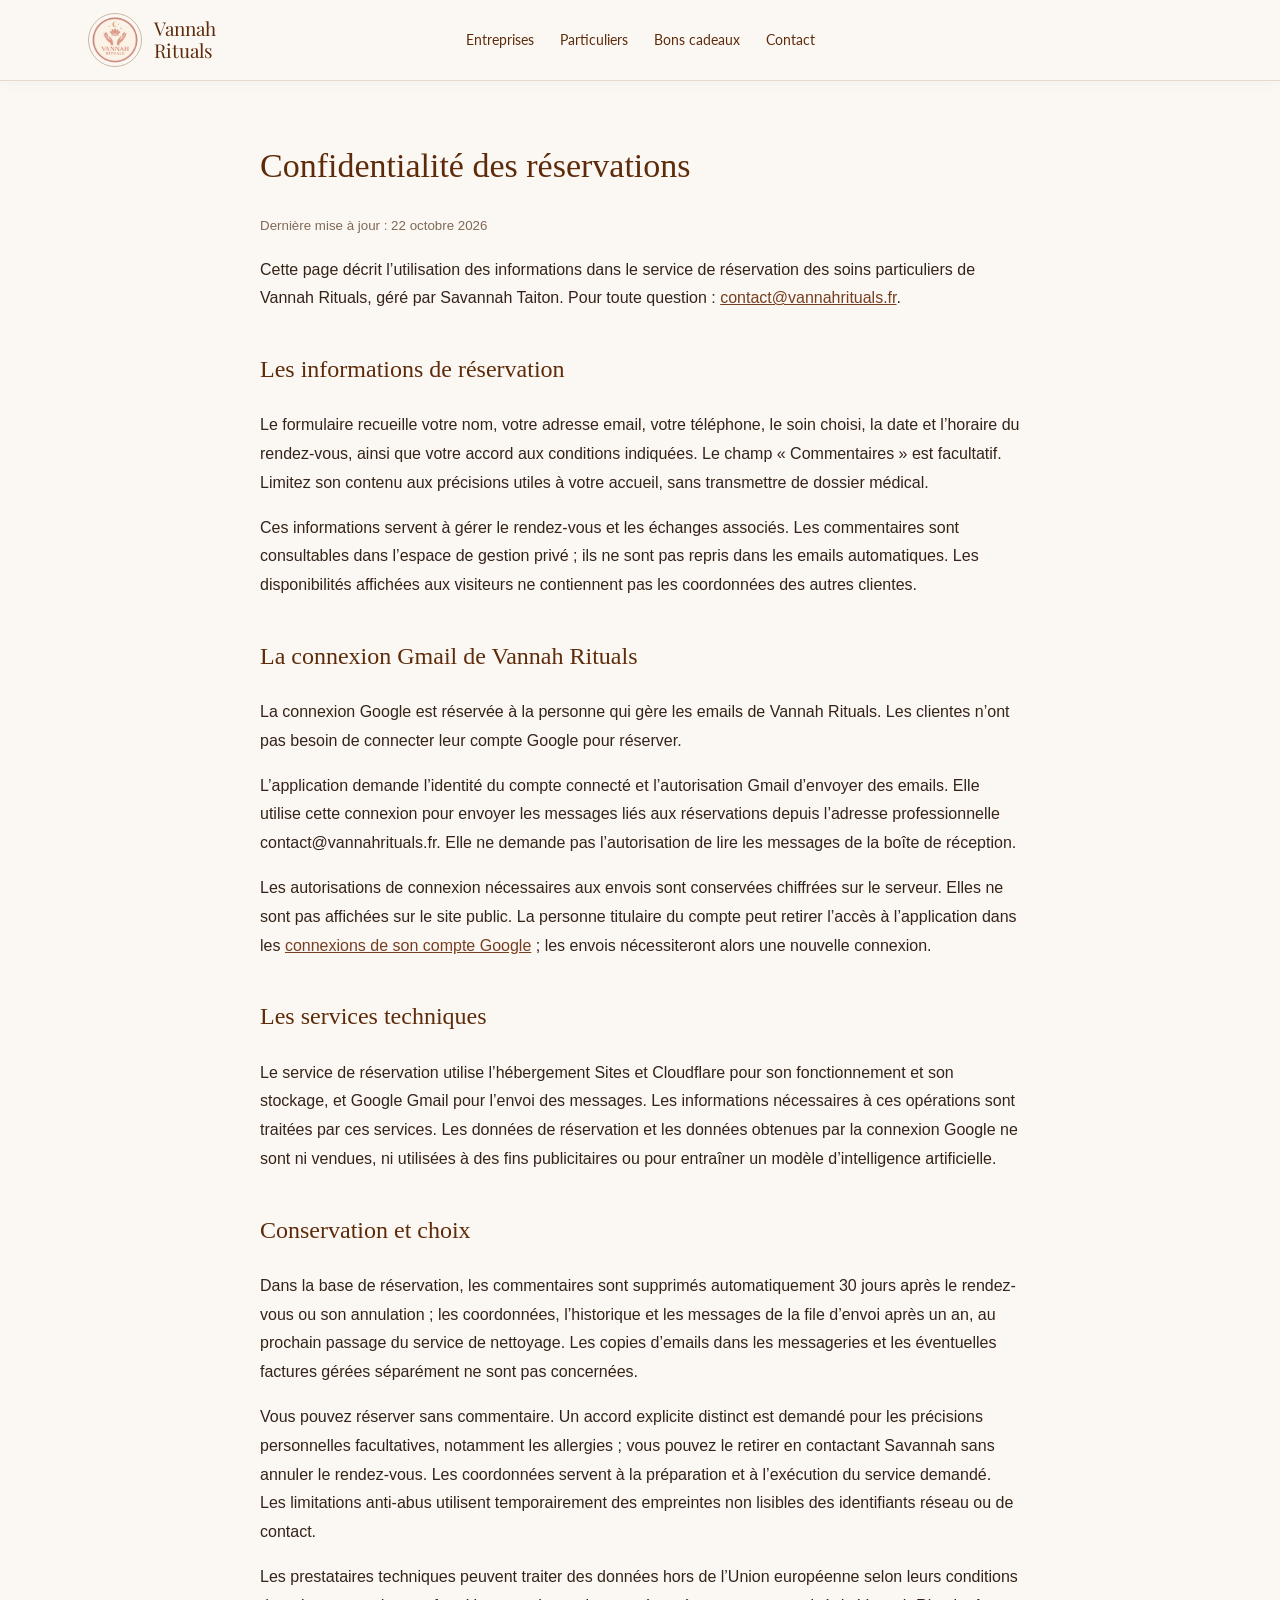
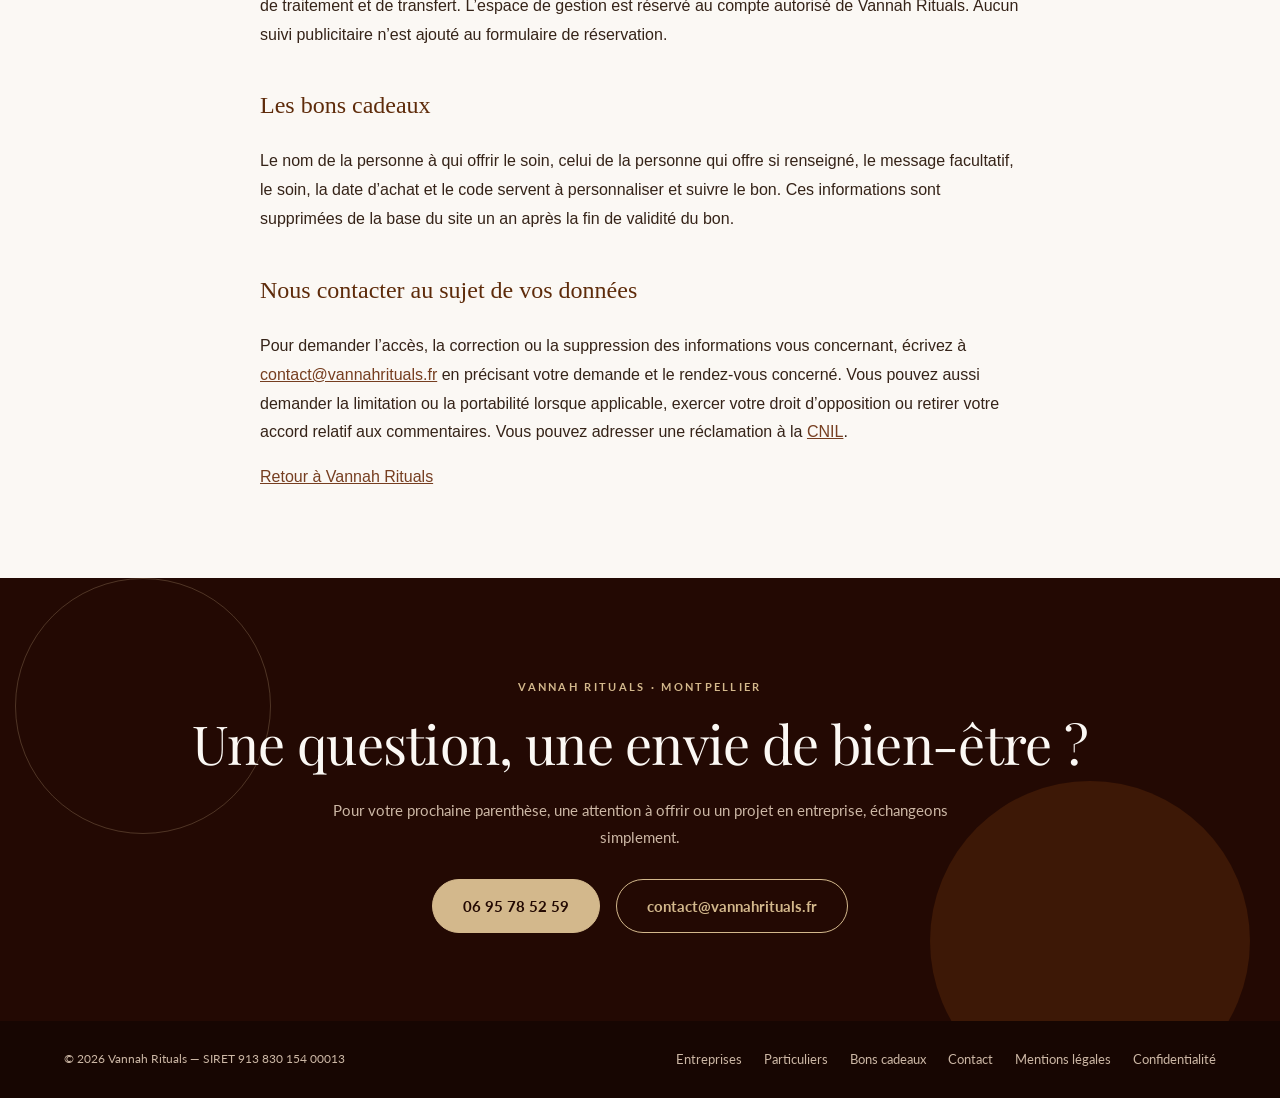
<file: confidentialite.html>
<!doctype html>
<html lang="fr">
<head><meta charset="utf-8"><meta name="viewport" content="width=device-width,initial-scale=1"><title>Confidentialité des réservations — Vannah Rituals</title><meta name="description" content="Utilisation des données de réservation et de la connexion Gmail de Vannah Rituals."><style>body{margin:0;background:#fbf8f4;color:#352318;font:16px/1.8 Arial,sans-serif}main{max-width:760px;margin:auto;padding:40px 24px 70px}img{width:110px;height:110px}h1,h2{font-family:Georgia,serif;font-weight:normal;color:#5e2b0a}h1{font-size:34px;line-height:1.3}h2{font-size:24px;margin-top:35px}a{color:#763e20}small{color:#806955}</style><link href="https://fonts.googleapis.com/css2?family=Lato:wght@300;400;700&family=Playfair+Display:ital,wght@0,400;0,600;1,400&display=swap" rel="stylesheet">    <link rel="stylesheet" href="site-header.css?v=20261031-center">
    <script src="site-header.js" defer></script>
    <noscript><style>@media(max-width:859px){.site-header-inner{flex-wrap:wrap}.site-menu-toggle{display:none}.site-navigation{display:flex;position:static;flex-basis:100%;border-bottom:0;box-shadow:none;padding:0}}</style></noscript>
    <link rel="stylesheet" href="site-footer.css?v=20261031-footer">
</head>
<body><nav class="site-header" aria-label="Navigation principale" data-menu-open="false">
        <div class="site-header-inner">
            <a href="https://vannahrituals.fr/" class="site-brand" aria-label="Vannah Rituals — accueil">
                <img src="logo.png" alt="" class="site-logo" width="54" height="54">
                <span class="site-wordmark">Vannah<br>Rituals</span>
            </a>
            <button class="site-menu-toggle" type="button" aria-label="Ouvrir le menu" aria-controls="site-navigation" aria-expanded="false"><span></span><span></span><span></span></button>
            <div class="site-navigation" id="site-navigation">
                <a href="https://vannahrituals.fr/">Entreprises</a>
                <a href="https://vannahrituals.fr/soins.html">Particuliers</a>
                <a href="https://reservation.vannahrituals.fr/cadeaux">Bons cadeaux</a>
                <a href="#contact">Contact</a>
            </div>
        </div>
    </nav><main><h1>Confidentialité des réservations</h1><small>Dernière mise à jour : 22 octobre 2026</small>
<p>Cette page décrit l’utilisation des informations dans le service de réservation des soins particuliers de Vannah Rituals, géré par Savannah Taiton. Pour toute question : <a href="mailto:contact@vannahrituals.fr">contact@vannahrituals.fr</a>.</p>
<h2>Les informations de réservation</h2><p>Le formulaire recueille votre nom, votre adresse email, votre téléphone, le soin choisi, la date et l’horaire du rendez-vous, ainsi que votre accord aux conditions indiquées. Le champ « Commentaires » est facultatif. Limitez son contenu aux précisions utiles à votre accueil, sans transmettre de dossier médical.</p><p>Ces informations servent à gérer le rendez-vous et les échanges associés. Les commentaires sont consultables dans l’espace de gestion privé ; ils ne sont pas repris dans les emails automatiques. Les disponibilités affichées aux visiteurs ne contiennent pas les coordonnées des autres clientes.</p>
<h2>La connexion Gmail de Vannah Rituals</h2><p>La connexion Google est réservée à la personne qui gère les emails de Vannah Rituals. Les clientes n’ont pas besoin de connecter leur compte Google pour réserver.</p><p>L’application demande l’identité du compte connecté et l’autorisation Gmail d’envoyer des emails. Elle utilise cette connexion pour envoyer les messages liés aux réservations depuis l’adresse professionnelle contact@vannahrituals.fr. Elle ne demande pas l’autorisation de lire les messages de la boîte de réception.</p><p>Les autorisations de connexion nécessaires aux envois sont conservées chiffrées sur le serveur. Elles ne sont pas affichées sur le site public. La personne titulaire du compte peut retirer l’accès à l’application dans les <a href="https://myaccount.google.com/connections">connexions de son compte Google</a> ; les envois nécessiteront alors une nouvelle connexion.</p>
<h2>Les services techniques</h2><p>Le service de réservation utilise l’hébergement Sites et Cloudflare pour son fonctionnement et son stockage, et Google Gmail pour l’envoi des messages. Les informations nécessaires à ces opérations sont traitées par ces services. Les données de réservation et les données obtenues par la connexion Google ne sont ni vendues, ni utilisées à des fins publicitaires ou pour entraîner un modèle d’intelligence artificielle.</p>
<h2>Conservation et choix</h2><p>Dans la base de réservation, les commentaires sont supprimés automatiquement 30 jours après le rendez-vous ou son annulation ; les coordonnées, l’historique et les messages de la file d’envoi après un an, au prochain passage du service de nettoyage. Les copies d’emails dans les messageries et les éventuelles factures gérées séparément ne sont pas concernées.</p><p>Vous pouvez réserver sans commentaire. Un accord explicite distinct est demandé pour les précisions personnelles facultatives, notamment les allergies ; vous pouvez le retirer en contactant Savannah sans annuler le rendez-vous. Les coordonnées servent à la préparation et à l’exécution du service demandé. Les limitations anti-abus utilisent temporairement des empreintes non lisibles des identifiants réseau ou de contact.</p><p>Les prestataires techniques peuvent traiter des données hors de l’Union européenne selon leurs conditions de traitement et de transfert. L’espace de gestion est réservé au compte autorisé de Vannah Rituals. Aucun suivi publicitaire n’est ajouté au formulaire de réservation.</p><h2>Les bons cadeaux</h2><p>Le nom de la personne à qui offrir le soin, celui de la personne qui offre si renseigné, le message facultatif, le soin, la date d’achat et le code servent à personnaliser et suivre le bon. Ces informations sont supprimées de la base du site un an après la fin de validité du bon.</p><h2>Nous contacter au sujet de vos données</h2><p>Pour demander l’accès, la correction ou la suppression des informations vous concernant, écrivez à <a href="mailto:contact@vannahrituals.fr">contact@vannahrituals.fr</a> en précisant votre demande et le rendez-vous concerné. Vous pouvez aussi demander la limitation ou la portabilité lorsque applicable, exercer votre droit d’opposition ou retirer votre accord relatif aux commentaires. Vous pouvez adresser une réclamation à la <a href="https://www.cnil.fr/fr/plaintes">CNIL</a>.</p><p><a href="/">Retour à Vannah Rituals</a></p></main>
<footer class="site-footer">
    <div id="contact" class="site-footer-main">
        <div class="site-footer-content">
            <p class="site-footer-eyebrow">Vannah Rituals · Montpellier</p>
            <h2 class="site-footer-title">Une question, une envie de bien-être ?</h2>
            <p class="site-footer-intro">Pour votre prochaine parenthèse, une attention à offrir ou un projet en entreprise, échangeons simplement.</p>
            <div class="site-footer-actions">
                <a class="site-footer-button" href="tel:+33695785259">06 95 78 52 59</a>
                <a class="site-footer-button site-footer-button-outline" href="mailto:contact@vannahrituals.fr">contact@vannahrituals.fr</a>
            </div>
        </div>
    </div>
    <div class="site-footer-bottom">
        <div class="site-footer-bottom-inner">
            <p class="site-footer-copyright">© 2026 Vannah Rituals — SIRET 913 830 154 00013</p>
            <nav class="site-footer-nav" aria-label="Pied de page">
                <a href="https://vannahrituals.fr/">Entreprises</a>
                <a href="https://vannahrituals.fr/soins.html">Particuliers</a>
                <a href="https://reservation.vannahrituals.fr/cadeaux">Bons cadeaux</a>
                <a href="mailto:contact@vannahrituals.fr">Contact</a>
                <a href="https://vannahrituals.fr/#mentions-legales">Mentions légales</a>
                <a href="https://vannahrituals.fr/confidentialite.html">Confidentialité</a>
            </nav>
        </div>
    </div>
</footer>
</body></html>
</file>
<file: site-header.css>
/* Shared public navigation, also used by the reservation site's SiteHeader. */
.site-header,.site-header *,.site-header *::before,.site-header *::after{box-sizing:border-box}
.site-header{position:sticky;top:0;z-index:50;background:rgba(251,248,244,.96);border-bottom:1px solid #e6dacf;box-shadow:0 2px 14px rgba(35,9,3,.035);backdrop-filter:blur(14px);-webkit-backdrop-filter:blur(14px);font-family:Lato,Arial,sans-serif;font-size:14px;line-height:1.4;color:#5e2b0a}
.site-header-inner{position:relative;max-width:1152px;min-height:80px;margin:0 auto;padding:12px 24px;display:flex;align-items:center;justify-content:space-between;gap:32px}
.site-brand{display:inline-flex;align-items:center;gap:12px;flex-shrink:0;text-decoration:none;color:#5e2b0a}
.site-logo{display:block;width:54px;height:54px;object-fit:cover;border:1px solid #ccb7a5;border-radius:50%}
.site-wordmark{font-family:'Playfair Display',Georgia,serif;font-size:19px;font-weight:400;line-height:1.15;letter-spacing:0}
.site-navigation{display:flex;align-items:center;gap:26px}
.site-navigation a{position:relative;padding:11px 0;text-decoration:none;white-space:nowrap;color:#5e2b0a;font-size:14px;font-weight:400;line-height:1.4}
.site-navigation a::after{content:'';position:absolute;right:0;bottom:4px;left:0;height:1px;background:#9d5b38;transform:scaleX(0);transition:transform .18s ease}
.site-navigation a:hover::after,.site-navigation a[aria-current]::after{transform:scaleX(1)}
.site-navigation a:hover,.site-navigation a[aria-current]{color:#230903}
.site-menu-toggle{display:none;position:relative;width:44px;height:44px;flex-shrink:0;padding:10px;border:1px solid #ddcdbd;border-radius:50%;background:transparent;color:#5e2b0a;cursor:pointer}
.site-menu-toggle span{display:block;position:absolute;left:11px;width:20px;height:1.5px;background:currentColor;transition:transform .18s ease,opacity .18s ease}
.site-menu-toggle span:nth-child(1){top:14px}.site-menu-toggle span:nth-child(2){top:20px}.site-menu-toggle span:nth-child(3){top:26px}
.site-header[data-menu-open='true'] .site-menu-toggle span:nth-child(1){transform:translateY(6px) rotate(45deg)}
.site-header[data-menu-open='true'] .site-menu-toggle span:nth-child(2){opacity:0}
.site-header[data-menu-open='true'] .site-menu-toggle span:nth-child(3){transform:translateY(-6px) rotate(-45deg)}
.site-header a:focus-visible,.site-menu-toggle:focus-visible{outline:2px solid #9d5b38;outline-offset:5px}
@media(min-width:860px){
 .site-header-inner{display:grid;grid-template-columns:minmax(0,1fr) auto minmax(0,1fr);gap:16px}
 .site-brand{justify-self:start}
 .site-navigation{grid-column:2}
}
@media(max-width:859px){
 .site-header-inner{min-height:72px;padding:10px 20px;gap:20px}
 .site-logo{width:48px;height:48px}.site-wordmark{font-size:18px}
 .site-menu-toggle{display:block}
 .site-navigation{display:none;position:absolute;top:100%;left:0;right:0;flex-direction:column;align-items:stretch;gap:0;padding:8px 20px 16px;border-bottom:1px solid #e6dacf;background:#fbf8f4;box-shadow:0 14px 18px rgba(35,9,3,.06)}
 .site-header[data-menu-open='true'] .site-navigation{display:flex}
 .site-navigation a{padding:14px 4px;font-size:15px}
 .site-navigation a::after{right:auto;bottom:8px;width:28px}
}
@media(prefers-reduced-motion:reduce){.site-navigation a::after,.site-menu-toggle span{transition:none}}
@media print{.site-header{display:none}}
</file>
<file: site-footer.css>
/* Shared public footer: keep in sync with reservation/app/site-footer.css. */
.site-footer,.site-footer *,.site-footer *::before,.site-footer *::after{box-sizing:border-box}
.site-footer{display:block;margin:0;padding:0;border:0;background:#230903;color:#fbf8f4;font-family:Lato,Arial,sans-serif;font-size:15px;line-height:1.7}
.site-footer-main{position:relative;overflow:hidden;padding:100px 24px 88px;text-align:center;scroll-margin-top:80px}
.site-footer-main::before,.site-footer-main::after{content:'';position:absolute;border-radius:50%;pointer-events:none}
.site-footer-main::before{top:0;left:calc(50% - 625px);width:256px;height:256px;border:1px solid rgba(211,184,140,.25)}
.site-footer-main::after{right:calc(50% - 610px);bottom:-80px;width:320px;height:320px;background:rgba(94,43,10,.45)}
.site-footer-content{position:relative;z-index:1;max-width:1050px;margin:0 auto}
.site-footer p{margin:0}
.site-footer .site-footer-eyebrow{margin-bottom:16px;color:#d3b88c;font-size:11px;font-weight:700;letter-spacing:2.3px;text-transform:uppercase}
.site-footer .site-footer-title{max-width:1050px;margin:0 auto 24px;color:#fbf8f4;font-family:'Playfair Display',Georgia,serif;font-size:clamp(36px,4.2vw,60px);font-weight:400;line-height:1.12;letter-spacing:-.7px}
.site-footer .site-footer-intro{max-width:680px;margin:0 auto 28px;color:#ccb7a5;font-size:15px;line-height:1.8}
.site-footer .site-footer-details{display:flex;flex-wrap:wrap;align-items:center;justify-content:center;gap:12px 28px;margin:0 auto 32px;color:#fbf8f4;font-size:13px}
.site-footer-details span+span::before{content:'•';margin-right:28px;color:#d3b88c}
.site-footer .site-footer-note{max-width:680px;margin:0 auto 26px;color:#fbf8f4;font-size:13px;line-height:1.8}
.site-footer-actions{display:flex;flex-wrap:wrap;align-items:center;justify-content:center;gap:16px}
.site-footer .site-footer-button{display:inline-flex;align-items:center;justify-content:center;min-height:54px;max-width:100%;padding:14px 30px;border:1px solid #d3b88c;border-radius:999px;background:#d3b88c;color:#230903;text-decoration:none;font-size:15px;font-weight:700;line-height:1.5;transition:background .18s ease,color .18s ease}
.site-footer .site-footer-button:hover{background:#e4cda9;border-color:#e4cda9}
.site-footer .site-footer-button-outline{background:transparent;color:#d3b88c}
.site-footer .site-footer-button-outline:hover{background:#d3b88c;color:#230903}
.site-footer-bottom{background:#170602}
.site-footer-bottom-inner{display:flex;flex-wrap:wrap;align-items:center;justify-content:space-between;gap:20px 32px;max-width:1200px;margin:0 auto;padding:28px 24px;color:#ccb7a5;font-size:12px}
.site-footer .site-footer-copyright{margin:0}
.site-footer-nav{display:flex;flex-wrap:wrap;align-items:center;justify-content:center;gap:12px 22px}
.site-footer-nav a{color:#ccb7a5;text-decoration:none;font-size:13px;line-height:1.6}
.site-footer-nav a:hover{color:#fbf8f4;text-decoration:underline;text-underline-offset:4px}
.site-footer a:focus-visible{outline:2px solid #d3b88c;outline-offset:5px}
@media(max-width:859px){.site-footer-main{padding:72px 24px;scroll-margin-top:72px}.site-footer-bottom-inner{flex-direction:column;justify-content:center;text-align:center}}
@media(max-width:560px){.site-footer-main{padding:64px 20px}.site-footer-main::before{left:-130px;top:-90px}.site-footer-main::after{right:-180px;bottom:-160px}.site-footer .site-footer-title{font-size:36px;letter-spacing:-.4px}.site-footer .site-footer-eyebrow{font-size:10px;letter-spacing:1.8px}.site-footer .site-footer-details{flex-direction:column;gap:8px}.site-footer-details span+span::before{content:none}.site-footer .site-footer-intro{font-size:14px}.site-footer-actions{flex-direction:column;gap:12px}.site-footer .site-footer-button{width:100%;padding:14px 18px;font-size:14px;overflow-wrap:anywhere}.site-footer-bottom-inner{padding:26px 20px;gap:20px}.site-footer-nav{gap:12px 20px}.site-footer-nav a{font-size:12px}}
@media(prefers-reduced-motion:reduce){.site-footer .site-footer-button{transition:none}}
@media print{.site-footer{display:none}}
</file>
